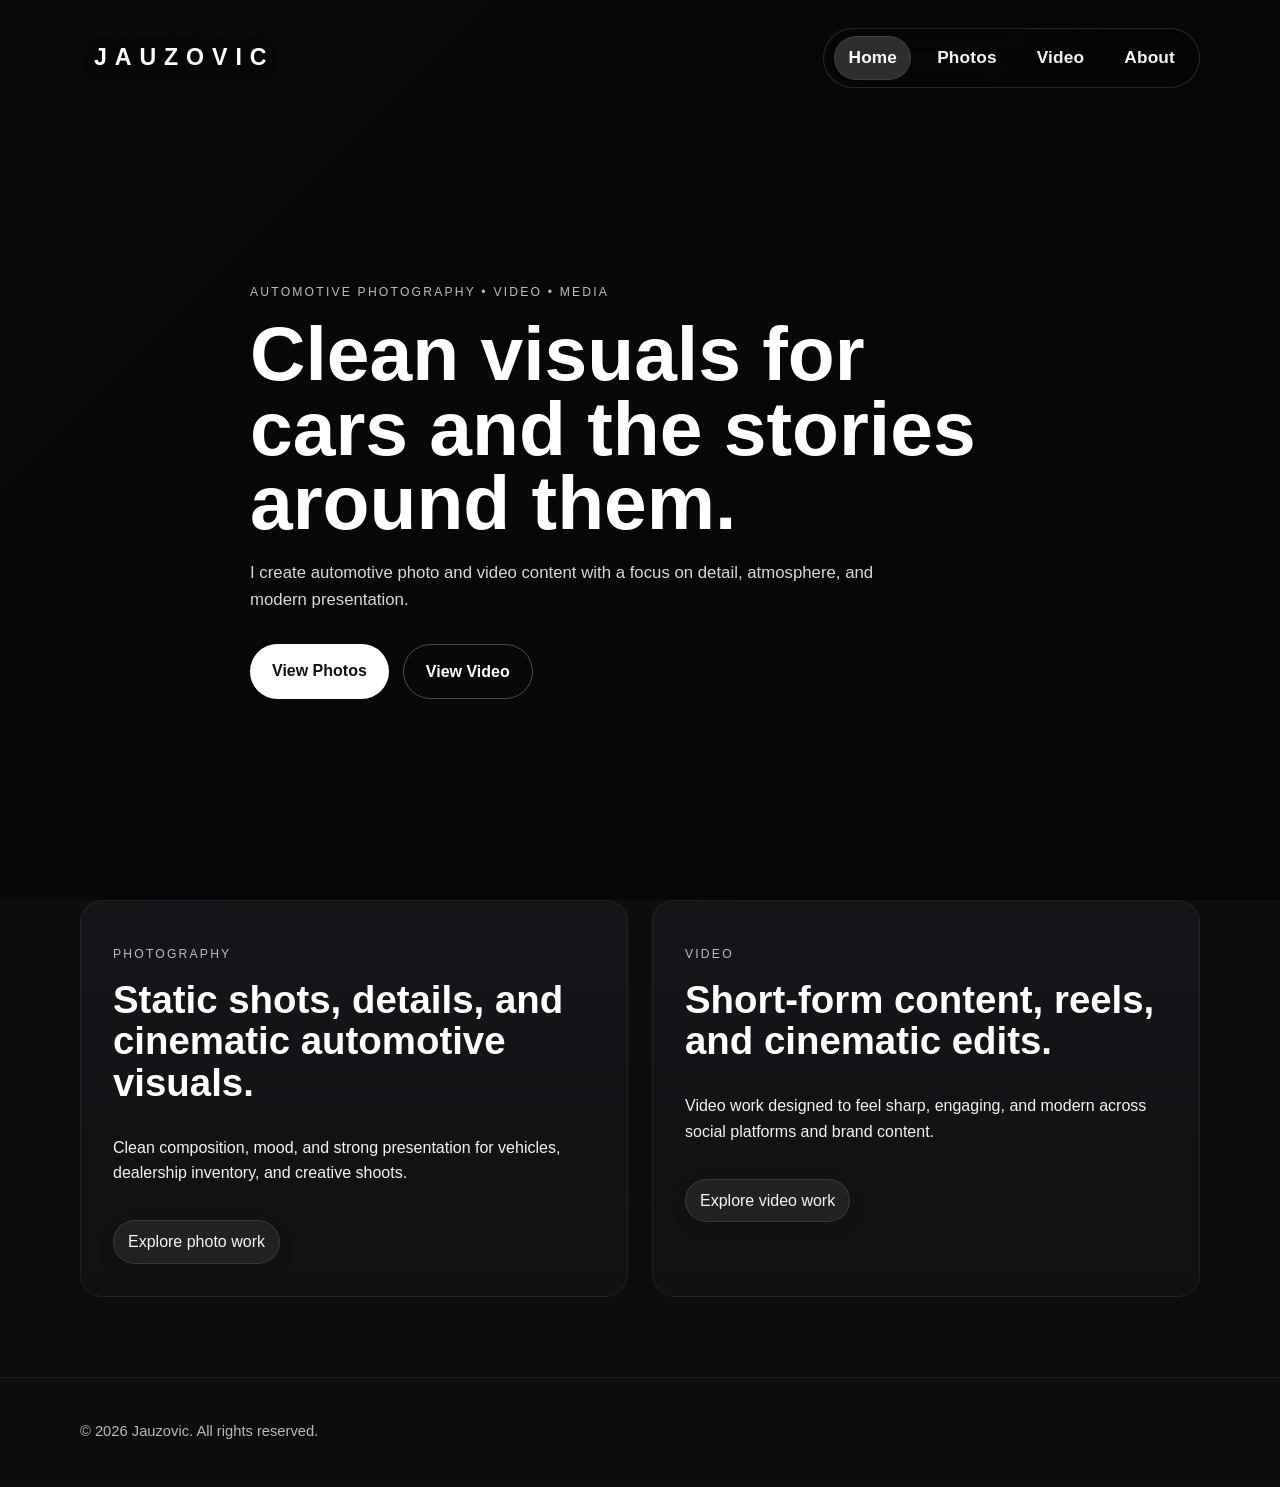
<file: index.html>
<!DOCTYPE html>
<html lang="en">
<head>
  <meta charset="UTF-8" />
  <meta name="viewport" content="width=device-width, initial-scale=1.0" />
  <title>Jauzovic | Home</title>
  <meta name="description" content="Dzenan Jauzovic automotive photography and video portfolio." />
  <link rel="stylesheet" href="style.css" />
</head>
<body>
  <header class="site-header">
    <div class="container nav">
      <a href="index.html" class="logo">JAUZOVIC</a>
 <nav>
  <a href="index.html">Home</a>
  <a href="photos.html">Photos</a>
  <a href="video.html">Video</a>
  <a href="about.html">About</a>
</nav>
    </div>
  </header>

  <main>
    <section class="hero">
      <div class="overlay"></div>
      <div class="container hero-content reveal">
        <p class="eyebrow">Automotive Photography • Video • Media</p>
        <h1>Clean visuals for cars and the stories around them.</h1>
        <p class="hero-text">
          I create automotive photo and video content with a focus on detail,
          atmosphere, and modern presentation.
        </p>
        <div class="hero-buttons">
          <a href="photos.html" class="btn btn-primary">View Photos</a>
          <a href="video.html" class="btn btn-secondary">View Video</a>
        </div>
      </div>
    </section>

    <section class="section">
      <div class="container split">
        <div class="panel reveal">
          <p class="section-label">Photography</p>
          <h2>Static shots, details, and cinematic automotive visuals.</h2>
          <p>
            Clean composition, mood, and strong presentation for vehicles, dealership inventory, and creative shoots.
          </p>
          <a href="photos.html" class="text-link">Explore photo work</a>
        </div>

        <div class="panel reveal">
          <p class="section-label">Video</p>
          <h2>Short-form content, reels, and cinematic edits.</h2>
          <p>
            Video work designed to feel sharp, engaging, and modern across social platforms and brand content.
          </p>
          <a href="video.html" class="text-link">Explore video work</a>
        </div>
      </div>
    </section>
  </main>

  <footer class="site-footer">
    <div class="container">
      <p>© 2026 Jauzovic. All rights reserved.</p>
    </div>
  </footer>

  <script src="script.js"></script>
</body>
</html>
</file>
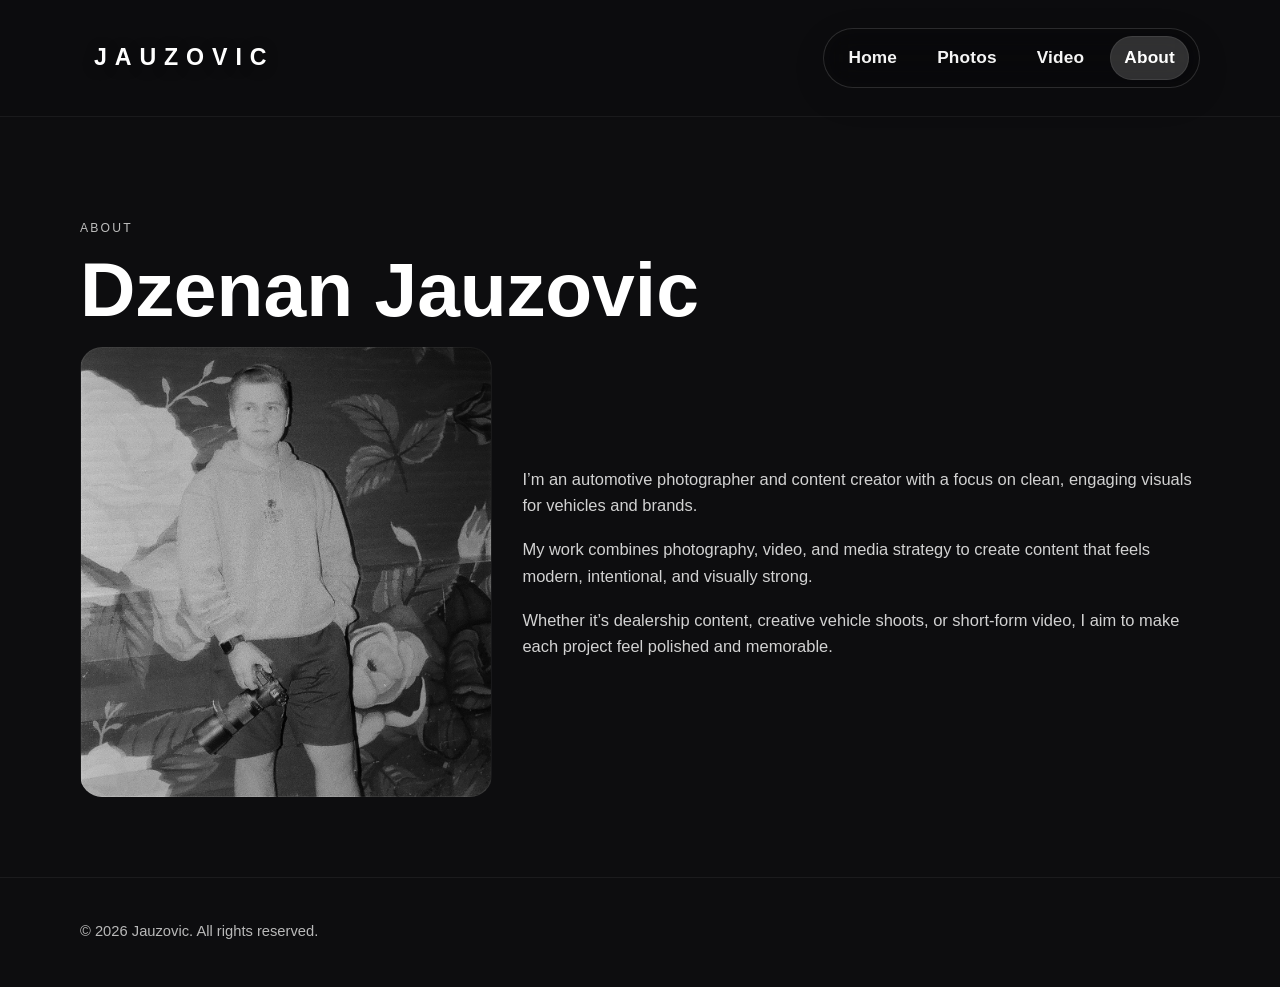
<file: about.html>
<!DOCTYPE html>
<html lang="en">
<head>
  <meta charset="UTF-8" />
  <meta name="viewport" content="width=device-width, initial-scale=1.0" />
  <title>Jauzovic | About</title>
  <link rel="stylesheet" href="style.css" />
</head>
<body>
  <header class="site-header site-header-solid">
    <div class="container nav">
      <a href="index.html" class="logo">JAUZOVIC</a>
  <nav>
  <a href="index.html">Home</a>
  <a href="photos.html">Photos</a>
  <a href="video.html">Video</a>
  <a href="about.html">About</a>
</nav>
    </div>
  </header>

  <main class="page-main">
    <section class="page-hero">
      <div class="container reveal">
        <p class="section-label">About</p>
        <h1>Dzenan Jauzovic</h1>
      </div>
    </section>

    <section class="section">
      <div class="container about-layout">
        <div class="about-image reveal"></div>
        <div class="about-copy reveal">
          <p>
            I’m an automotive photographer and content creator with a focus on clean, engaging visuals for vehicles and brands.
          </p>
          <p>
            My work combines photography, video, and media strategy to create content that feels modern, intentional, and visually strong.
          </p>
          <p>
            Whether it’s dealership content, creative vehicle shoots, or short-form video, I aim to make each project feel polished and memorable.
          </p>
        </div>
      </div>
    </section>
  </main>

  <footer class="site-footer">
    <div class="container">
      <p>© 2026 Jauzovic. All rights reserved.</p>
    </div>
  </footer>

  <script src="script.js"></script>
</body>
</html>
</file>
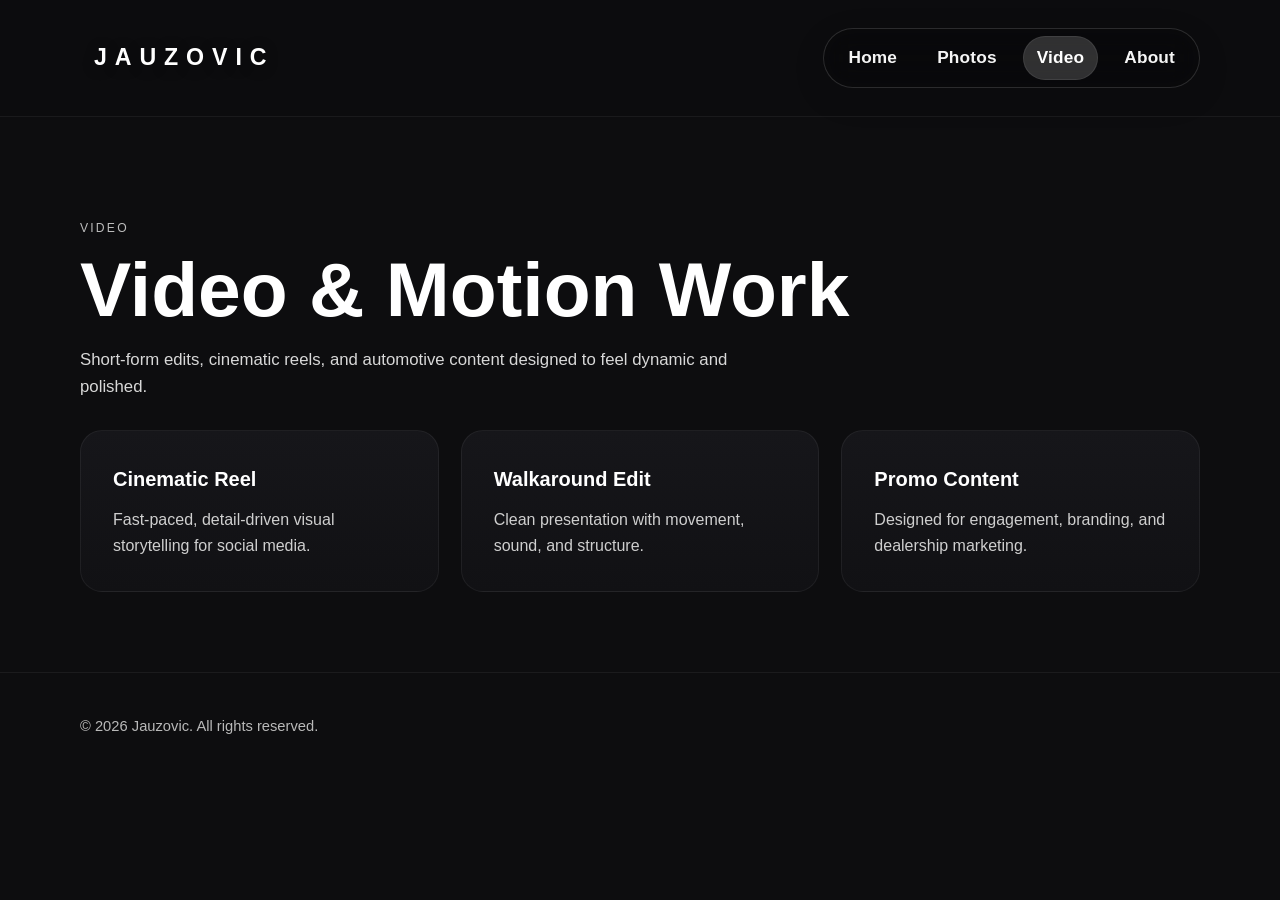
<file: video.html>
<!DOCTYPE html>
<html lang="en">
<head>
  <meta charset="UTF-8" />
  <meta name="viewport" content="width=device-width, initial-scale=1.0" />
  <title>Jauzovic | Video</title>
  <link rel="stylesheet" href="style.css" />
</head>
<body>
  <header class="site-header site-header-solid">
    <div class="container nav">
      <a href="index.html" class="logo">JAUZOVIC</a>
<nav>
  <a href="index.html">Home</a>
  <a href="photos.html">Photos</a>
  <a href="video.html">Video</a>
  <a href="about.html">About</a>
</nav>
    </div>
  </header>

  <main class="page-main">
    <section class="page-hero">
      <div class="container reveal">
        <p class="section-label">Video</p>
        <h1>Video & Motion Work</h1>
        <p class="page-text">Short-form edits, cinematic reels, and automotive content designed to feel dynamic and polished.</p>
      </div>
    </section>

    <section class="section">
      <div class="container video-grid">
        <div class="video-card reveal">
          <h3>Cinematic Reel</h3>
          <p>Fast-paced, detail-driven visual storytelling for social media.</p>
        </div>
        <div class="video-card reveal">
          <h3>Walkaround Edit</h3>
          <p>Clean presentation with movement, sound, and structure.</p>
        </div>
        <div class="video-card reveal">
          <h3>Promo Content</h3>
          <p>Designed for engagement, branding, and dealership marketing.</p>
        </div>
      </div>
    </section>
  </main>

  <footer class="site-footer">
    <div class="container">
      <p>© 2026 Jauzovic. All rights reserved.</p>
    </div>
  </footer>

  <script src="script.js"></script>
</body>
</html>
</file>
<file: style.css>
* {
  box-sizing: border-box;
}

html {
  scroll-behavior: smooth;
}

body {
  margin: 0;
  font-family: Arial, Helvetica, sans-serif;
  background: #0d0d0f;
  color: #f4f4f4;
  line-height: 1.6;
  overflow-x: hidden;
  opacity: 0;
  transition: opacity 0.35s ease;
}

body.page-loaded {
  opacity: 1;
}

body.fade-out {
  opacity: 0;
}
a {
  color: inherit;
  text-decoration: none;
}

.container {
  width: min(1120px, 92%);
  margin: 0 auto;
}

.site-header {
  position: absolute;
  top: 0;
  left: 0;
  width: 100%;
  z-index: 20;
}

.site-header-solid {
  position: sticky;
  background: rgba(13, 13, 15, 0.82);
  backdrop-filter: blur(10px);
  border-bottom: 1px solid rgba(255,255,255,0.06);
}

.nav {
  display: flex;
  justify-content: space-between;
  align-items: center;
  padding: 28px 0;
}

.logo {
  font-size: 1.45rem;
  font-weight: 800;
  letter-spacing: 0.34em;
  color: #ffffff;
  text-shadow: 0 2px 14px rgba(0,0,0,0.45);
  padding: 10px 14px;
}

nav {
  display: flex;
  gap: 12px;
  padding: 7px 10px;
  border-radius: 999px;
  background: rgba(0, 0, 0, 0.20);
  backdrop-filter: blur(16px);
  -webkit-backdrop-filter: blur(16px);
  border: 1px solid rgba(255,255,255,0.14);
  box-shadow: 0 10px 35px rgba(0,0,0,0.10);
}

nav a {
  font-size: 1.08rem;
  font-weight: 700;
  letter-spacing: 0.01em;
  color: rgba(255,255,255,0.96);
  padding: 8px 14px;
  border-radius: 999px;
  transition: background 0.25s ease, color 0.25s ease, transform 0.25s ease, box-shadow 0.25s ease;
}

nav a:hover {
  color: #ffffff;
  background: rgba(255,255,255,0.12);
  transform: translateY(-1px);
}

nav a.active {
  color: #ffffff;
  background: rgba(255,255,255,0.16);
  box-shadow: inset 0 0 0 1px rgba(255,255,255,0.08);
}

.hero {
  position: relative;
  min-height: 100vh;
  display: flex;
  align-items: center;
  background:
    linear-gradient(135deg, rgba(0,0,0,0.28), rgba(0,0,0,0.58)),
    url("images/hero.jpg") center/cover no-repeat;
}

.overlay {
  display: none;
}

.hero-content {
  position: relative;
  z-index: 2;
  max-width: 780px;
  padding-top: 70px;
}

.eyebrow,
.section-label {
  text-transform: uppercase;
  letter-spacing: 0.18em;
  font-size: 0.76rem;
  color: #bdbdbd;
  margin-bottom: 14px;
}

.hero h1,
.page-hero h1 {
  font-size: clamp(2.7rem, 6vw, 5.5rem);
  line-height: 0.97;
  margin: 0 0 20px;
  color: #ffffff;
}

.hero-text,
.page-text {
  max-width: 660px;
  font-size: 1.05rem;
  color: #d8d8d8;
  margin-bottom: 30px;
}

.hero-buttons {
  display: flex;
  flex-wrap: wrap;
  gap: 14px;
}

.btn {
  display: inline-block;
  padding: 14px 22px;
  border-radius: 999px;
  font-weight: 700;
  transition: transform 0.25s ease, background 0.25s ease, opacity 0.25s ease;
}

.btn:hover {
  transform: translateY(-2px);
}

.btn-primary {
  background: #ffffff;
  color: #101010;
}

.btn-secondary {
  border: 1px solid rgba(255,255,255,0.28);
  color: #ffffff;
}

.btn-secondary:hover {
  background: rgba(255,255,255,0.08);
}

.section-tight-top {
  padding-top: 18px;
}

.page-main {
  padding-top: 90px;
}

.page-hero-compact {
  padding: 56px 0 6px;
}

.page-hero-compact .page-text {
  margin-bottom: 18px;
}

.page-meta {
  margin-top: 14px;
  margin-bottom: 0;
}

.gallery {
  margin-top: -8px;
}

.page-meta span {
  display: inline-block;
  padding: 8px 14px;
  border-radius: 999px;
  font-size: 0.92rem;
  color: rgba(255,255,255,0.88);
  background: rgba(255,255,255,0.06);
  border: 1px solid rgba(255,255,255,0.10);
  backdrop-filter: blur(10px);
  -webkit-backdrop-filter: blur(10px);
}

.split {
  display: grid;
  grid-template-columns: 1fr 1fr;
  gap: 24px;
}

.panel,
.video-card {
  background: linear-gradient(180deg, #16161a, #111114);
  border: 1px solid rgba(255,255,255,0.06);
  border-radius: 22px;
  padding: 32px;
  transition: transform 0.3s ease, border-color 0.3s ease;
}

.panel:hover,
.video-card:hover,
.gallery-item:hover {
  transform: translateY(-6px);
  border-color: rgba(255,255,255,0.14);
}

.panel h2 {
  font-size: clamp(1.8rem, 3vw, 2.5rem);
  line-height: 1.08;
  margin-top: 0;
  color: #ffffff;
}

.text-link {
  display: inline-block;
  margin-top: 18px;
  padding: 8px 14px;
  border-radius: 999px;
  color: rgba(255,255,255,0.96);
  background: rgba(255, 255, 255, 0.07);
  backdrop-filter: blur(10px);
  -webkit-backdrop-filter: blur(10px);
  border: 1px solid rgba(255,255,255,0.10);
  box-shadow: 0 6px 18px rgba(0,0,0,0.08);
  transition: background 0.25s ease, transform 0.25s ease, border-color 0.25s ease;
}

.text-link:hover {
  background: rgba(255, 255, 255, 0.14);
  border-color: rgba(255,255,255,0.18);
  transform: translateY(-1px);
  opacity: 1;
}

.gallery {
  display: grid;
  grid-template-columns: repeat(12, 1fr);
  grid-auto-rows: 110px;
  gap: 18px;
}

.gallery-item {
  min-height: 110px;
  border-radius: 20px;
  background-color: #17171b;
  background-size: cover;
  background-position: center;
  background-repeat: no-repeat;
  border: 1px solid rgba(255,255,255,0.06);
  transition: transform 0.3s ease, border-color 0.3s ease;
  user-select: none;
  -webkit-user-drag: none;
}

.gallery-item:hover {
  transform: translateY(-4px);
  border-color: rgba(255,255,255,0.14);
}

.gallery-item.hero-strip {
  grid-column: 1 / -1;
  grid-row: span 5;
}

.gallery-item.medium-left {
  grid-column: 1 / 6;
  grid-row: span 3;
}

.gallery-item.medium-right {
  grid-column: 7 / 13;
  grid-row: span 3;
}

.gallery-item.small-left {
  grid-column: 2 / 5;
  grid-row: span 2;
}

.gallery-item.small-center {
  grid-column: 5 / 9;
  grid-row: span 2;
}

.gallery-item.small-right {
  grid-column: 9 / 13;
  grid-row: span 3;
}

.video-grid {
  display: grid;
  grid-template-columns: repeat(3, 1fr);
  gap: 22px;
}

.video-card h3 {
  margin-top: 0;
  margin-bottom: 12px;
  font-size: 1.25rem;
  color: #ffffff;
}

.video-card p {
  margin: 0;
  color: #cfcfcf;
}

.about-layout {
  display: grid;
  grid-template-columns: 1.4fr 2.3fr;
  gap: 30px;
  align-items: center;
}

.about-image {
  min-height: 450px;
  border-radius: 22px;
  background:
    linear-gradient(135deg, rgba(0,0,0,0.08), rgba(0,0,0,0.18)),
    url("images/about.JPG") center/100% no-repeat;
  border: 1px solid rgba(255,255,255,0.06);
}

.about-copy p {
  color: #d2d2d2;
  margin-top: 0;
  margin-bottom: 18px;
  font-size: 1.03rem;
}

.site-footer {
  border-top: 1px solid rgba(255,255,255,0.06);
  margin-top: 80px;
  padding: 28px 0;
  color: #b9b9b9;
  font-size: 0.92rem;
}
.reveal {
  opacity: 1;
  transform: translateY(0);
  transition: opacity 0.8s ease, transform 0.8s ease;
}

.reveal.ready {
  opacity: 0;
  transform: translateY(28px);
}

.reveal.active {
  opacity: 1;
  transform: translateY(0);
}

.lightbox-trigger {
  cursor: pointer;
}

.lightbox {
  position: fixed;
  inset: 0;
  background: rgba(0, 0, 0, 0.82);
  backdrop-filter: blur(10px);
  -webkit-backdrop-filter: blur(10px);
  display: flex;
  justify-content: center;
  align-items: center;
  padding: 40px;
  opacity: 0;
  visibility: hidden;
  transition: opacity 0.3s ease, visibility 0.3s ease;
  z-index: 9999;
}

.lightbox.active {
  opacity: 1;
  visibility: visible;
}

.lightbox-display {
  width: min(92vw, 1400px);
  height: min(88vh, 900px);
  border-radius: 18px;
  box-shadow: 0 20px 60px rgba(0,0,0,0.35);
  background-size: contain;
  background-position: center;
  background-repeat: no-repeat;
  transform: scale(0.94);
  opacity: 0;
  transition: transform 0.35s ease, opacity 0.35s ease;
}

.lightbox.active .lightbox-display {
  transform: scale(1);
  opacity: 1;
}

.lightbox-close {
  position: absolute;
  top: 24px;
  right: 28px;
  width: 48px;
  height: 48px;
  border: none;
  border-radius: 999px;
  background: rgba(255,255,255,0.10);
  color: #ffffff;
  font-size: 1.8rem;
  cursor: pointer;
  backdrop-filter: blur(10px);
  -webkit-backdrop-filter: blur(10px);
  transition: background 0.25s ease, transform 0.25s ease;
}

.lightbox-close:hover {
  background: rgba(255,255,255,0.18);
  transform: scale(1.04);
}

.lightbox-arrow {
  position: absolute;
  top: 50%;
  transform: translateY(-50%);
  width: 68px;
  height: 68px;
  border: 1px solid rgba(255,255,255,0.14);
  border-radius: 999px;
  background: rgba(255,255,255,0.07);
  color: #ffffff;
  font-size: 2.2rem;
  line-height: 1;
  cursor: pointer;
  backdrop-filter: blur(18px);
  -webkit-backdrop-filter: blur(18px);
  box-shadow: 0 10px 30px rgba(0,0,0,0.16);
  transition: background 0.25s ease, transform 0.25s ease, border-color 0.25s ease, box-shadow 0.25s ease;
  z-index: 10000;
}

.lightbox-arrow:hover {
  background: rgba(255,255,255,0.14);
  border-color: rgba(255,255,255,0.20);
  box-shadow: 0 14px 34px rgba(0,0,0,0.20);
}

.lightbox-arrow-left {
  left: 12px;
}

.lightbox-arrow-right {
  right: 12px;
}

body {
  transition: opacity 0.28s ease;
}

body.fade-out {
  opacity: 0;
}

@media (max-width: 900px) {
  .split,
  .video-grid,
  .about-layout {
    grid-template-columns: 1fr;
  }

  .gallery {
    grid-template-columns: 1fr;
    grid-auto-rows: 220px;
  }

  .gallery-item,
  .gallery-item.hero-strip,
  .gallery-item.medium-left,
  .gallery-item.medium-right,
  .gallery-item.small-left,
  .gallery-item.small-center,
  .gallery-item.small-right {
    grid-column: auto;
    grid-row: span 1;
    min-height: 220px;
  }

  .nav {
    flex-direction: column;
    gap: 14px;
  }

  nav {
    flex-wrap: wrap;
    justify-content: center;
    gap: 16px;
  }

  .hero {
    min-height: 88vh;
  }

  .lightbox-arrow {
    width: 46px;
    height: 46px;
    font-size: 1.7rem;
  }

  .lightbox-arrow-left {
    left: 14px;
  }

  .lightbox-arrow-right {
    right: 14px;
  }
}
</file>
